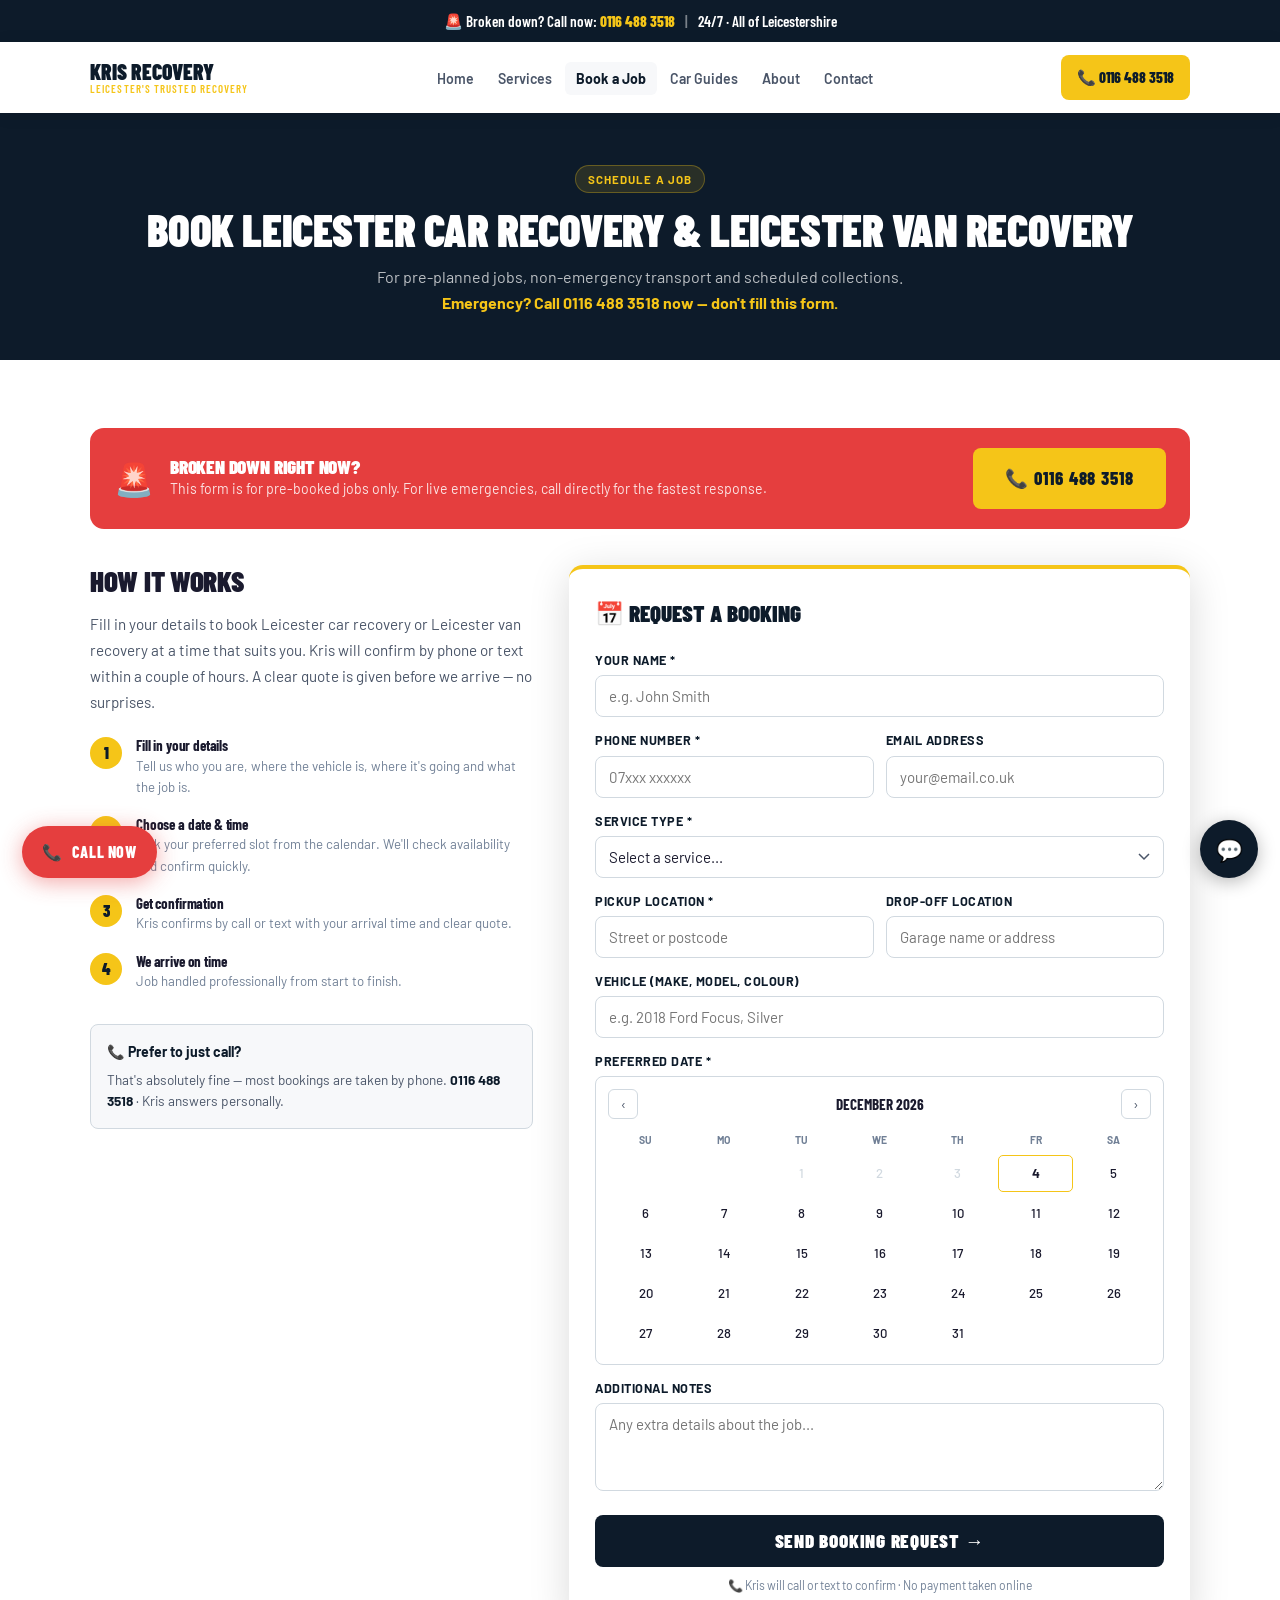
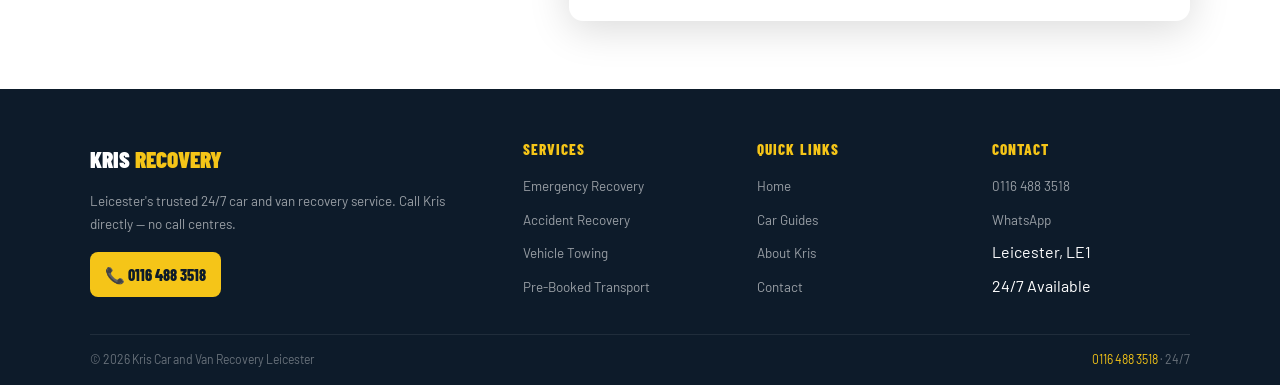
<file: booking.html>
<!DOCTYPE html>
<html lang="en">
<head>
<meta charset="UTF-8">
<meta name="viewport" content="width=device-width, initial-scale=1.0">
<meta name="theme-color" content="#0d1b2a">
<link rel="icon" type="image/svg+xml" href="favicon.svg">
<link rel="icon" type="image/svg+xml" sizes="32x32" href="favicon-32.svg">
<link rel="apple-touch-icon" href="favicon.svg">
<meta name="msapplication-TileColor" content="#0d1b2a">
<title>Book Leicester Car Recovery &amp; Van Recovery | Pre-Book Online | 0116 488 3518</title>
<meta name="description" content="Pre-book Leicester car recovery or van recovery online. Choose your date, time and service. Kris confirms within hours. Emergency breakdowns: call 0116 488 3518 now.">
<meta name="robots" content="index, follow">
<link rel="canonical" href="https://www.leicester-car-recovery.co.uk/booking.html">
<link rel="preconnect" href="https://fonts.googleapis.com">
<link rel="preconnect" href="https://fonts.gstatic.com" crossorigin>
<link href="https://fonts.googleapis.com/css2?family=Barlow+Condensed:wght@400;600;700;800;900&family=Barlow:wght@400;500;600;700&display=swap" rel="stylesheet">
<link rel="stylesheet" href="style.css">
<script type="application/ld+json">
{"@context":"https://schema.org","@type":"BreadcrumbList","itemListElement":[{"@type":"ListItem","position":1,"name":"Home","item":"https://www.leicester-car-recovery.co.uk/"},{"@type":"ListItem","position":2,"name":"Book a Recovery","item":"https://www.leicester-car-recovery.co.uk/booking.html"}]}
</script>
<meta property="og:url" content="https://www.leicester-car-recovery.co.uk/booking.html">
<meta property="og:locale" content="en_GB">
<meta name="twitter:card" content="summary_large_image">
<meta name="twitter:title" content="Book Car Recovery Leicester | Pre-Book Vehicle Recovery &amp; Towing Online">
<meta name="twitter:description" content="Pre-book a car or van recovery in Leicester. Choose your date, time and service. Kris confirms within hours. Emergencies: call 0116 488 3518 now.">
<meta name="geo.region" content="GB-LEC">
<meta name="geo.placename" content="Leicester">
<meta name="geo.position" content="52.6369;-1.1398">
<meta name="ICBM" content="52.6369, -1.1398">
</head>
<body>
<div class="topbar">🚨 Broken down? Call now: <a href="tel:01164883518">0116 488 3518</a><span class="sep">|</span>24/7 · All of Leicestershire</div>
<nav class="site-nav">
  <div class="nav-inner">
    <a href="index.html" class="nav-logo">Kris Recovery<span>Leicester's Trusted Recovery</span></a>
    <ul class="nav-links">
      <li><a href="index.html">Home</a></li>
      <li><a href="services.html">Services</a></li>
      <li><a href="booking.html" class="active">Book a Job</a></li>
      <li><a href="guides.html">Car Guides</a></li>
      <li><a href="about.html">About</a></li>
      <li><a href="contact.html">Contact</a></li>
    </ul>
    <a href="tel:01164883518" class="nav-phone">📞 0116 488 3518</a>
    <button class="hamburger" onclick="toggleMenu()"><span></span><span></span><span></span></button>
  </div>
</nav>
<nav class="mobile-nav" id="mobileNav">
  <div class="mobile-nav-top"><div class="mobile-nav-logo">Kris <span>Recovery</span></div><button class="mobile-nav-close" onclick="toggleMenu()">✕</button></div>
  <a href="index.html" onclick="toggleMenu()">Home</a><a href="services.html" onclick="toggleMenu()">Services</a><a href="booking.html" onclick="toggleMenu()">Book a Job</a><a href="guides.html" onclick="toggleMenu()">Car Guides</a><a href="about.html" onclick="toggleMenu()">About Us</a><a href="contact.html" onclick="toggleMenu()">Contact</a>
  <a href="tel:01164883518" class="mobile-call">🚨 Call: 0116 488 3518</a>
</nav>

<div class="page-hero">
  <div class="section-label" style="color:var(--yellow);background:rgba(245,197,24,0.12);border-color:rgba(245,197,24,0.3)">Schedule a Job</div>
  <h1>Book Leicester Car Recovery &amp; Leicester Van Recovery</h1>
  <p>For pre-planned jobs, non-emergency transport and scheduled collections.<br><strong style="color:var(--yellow)">Emergency? Call 0116 488 3518 now — don't fill this form.</strong></p>
</div>

<section>
  <div class="container">
    <!-- Emergency callout -->
    <div style="background:var(--red);border-radius:var(--r2);padding:20px 24px;margin-bottom:36px;display:flex;align-items:center;gap:16px;flex-wrap:wrap">
      <span style="font-size:2rem">🚨</span>
      <div style="flex:1"><h3 style="font-family:'Barlow Condensed',sans-serif;font-size:1.2rem;font-weight:900;text-transform:uppercase;color:var(--white)">Broken Down Right Now?</h3><p style="color:rgba(255,255,255,0.85);font-size:0.88rem">This form is for pre-booked jobs only. For live emergencies, call directly for the fastest response.</p></div>
      <a href="tel:01164883518" class="btn btn-primary btn-lg">📞 0116 488 3518</a>
    </div>

    <div style="display:grid;grid-template-columns:1fr minmax(0,1.4fr);gap:36px;align-items:start;min-width:0">

      <!-- Left info -->
      <div>
        <h2 style="font-family:'Barlow Condensed',sans-serif;font-size:1.8rem;font-weight:900;text-transform:uppercase;margin-bottom:14px">How It Works</h2>
        <p style="color:var(--text2);margin-bottom:22px;line-height:1.72;font-size:0.95rem">Fill in your details to book Leicester car recovery or Leicester van recovery at a time that suits you. Kris will confirm by phone or text within a couple of hours. A clear quote is given before we arrive — no surprises.</p>

        <div style="display:flex;flex-direction:column;gap:18px;margin-bottom:32px">
          <div style="display:flex;align-items:flex-start;gap:14px">
            <div style="width:32px;height:32px;background:var(--yellow);color:var(--navy);border-radius:50%;display:flex;align-items:center;justify-content:center;font-family:'Barlow Condensed',sans-serif;font-weight:900;font-size:1rem;flex-shrink:0">1</div>
            <div><h4 style="font-size:0.93rem;font-weight:700;margin-bottom:2px">Fill in your details</h4><p style="font-size:0.83rem;color:var(--text3)">Tell us who you are, where the vehicle is, where it's going and what the job is.</p></div>
          </div>
          <div style="display:flex;align-items:flex-start;gap:14px">
            <div style="width:32px;height:32px;background:var(--yellow);color:var(--navy);border-radius:50%;display:flex;align-items:center;justify-content:center;font-family:'Barlow Condensed',sans-serif;font-weight:900;font-size:1rem;flex-shrink:0">2</div>
            <div><h4 style="font-size:0.93rem;font-weight:700;margin-bottom:2px">Choose a date &amp; time</h4><p style="font-size:0.83rem;color:var(--text3)">Pick your preferred slot from the calendar. We'll check availability and confirm quickly.</p></div>
          </div>
          <div style="display:flex;align-items:flex-start;gap:14px">
            <div style="width:32px;height:32px;background:var(--yellow);color:var(--navy);border-radius:50%;display:flex;align-items:center;justify-content:center;font-family:'Barlow Condensed',sans-serif;font-weight:900;font-size:1rem;flex-shrink:0">3</div>
            <div><h4 style="font-size:0.93rem;font-weight:700;margin-bottom:2px">Get confirmation</h4><p style="font-size:0.83rem;color:var(--text3)">Kris confirms by call or text with your arrival time and clear quote.</p></div>
          </div>
          <div style="display:flex;align-items:flex-start;gap:14px">
            <div style="width:32px;height:32px;background:var(--yellow);color:var(--navy);border-radius:50%;display:flex;align-items:center;justify-content:center;font-family:'Barlow Condensed',sans-serif;font-weight:900;font-size:1rem;flex-shrink:0">4</div>
            <div><h4 style="font-size:0.93rem;font-weight:700;margin-bottom:2px">We arrive on time</h4><p style="font-size:0.83rem;color:var(--text3)">Job handled professionally from start to finish.</p></div>
          </div>
        </div>

        <div style="background:var(--off);border:1px solid var(--border);border-radius:var(--r);padding:16px">
          <p style="font-size:0.88rem;font-weight:700;color:var(--navy);margin-bottom:5px">📞 Prefer to just call?</p>
          <p style="font-size:0.85rem;color:var(--text2)">That's absolutely fine — most bookings are taken by phone. <a href="tel:01164883518" style="color:var(--navy);font-weight:700">0116 488 3518</a> · Kris answers personally.</p>
        </div>
      </div>

      <!-- Right form -->
      <div class="form-card">
        <div class="form-card-title">📅 Request a Booking</div>

        <div class="form-group"><label>Your Name *</label><input type="text" id="bName" placeholder="e.g. John Smith" required autocomplete="name"></div>
        <div class="form-row">
          <div class="form-group"><label>Phone Number *</label><input type="tel" id="bPhone" placeholder="07xxx xxxxxx" required autocomplete="tel"></div>
          <div class="form-group"><label>Email Address</label><input type="email" id="bEmail" placeholder="your@email.co.uk" autocomplete="email"></div>
        </div>
        <div class="form-group">
          <label>Service Type *</label>
          <select id="bService">
            <option value="">Select a service...</option>
            <option>Emergency Breakdown Recovery</option>
            <option>Accident Recovery</option>
            <option>Pre-Booked Vehicle Transport</option>
            <option>Towing to Garage</option>
            <option>Van / Commercial Recovery</option>
            <option>Roadside Assistance (flat tyre / battery)</option>
            <option>Auction / Dealership Collection</option>
            <option>Other — I'll explain in notes</option>
          </select>
        </div>
        <div class="form-row">
          <div class="form-group"><label>Pickup Location *</label><input type="text" id="bFrom" placeholder="Street or postcode"></div>
          <div class="form-group"><label>Drop-off Location</label><input type="text" id="bTo" placeholder="Garage name or address"></div>
        </div>
        <div class="form-group"><label>Vehicle (make, model, colour)</label><input type="text" id="bVehicle" placeholder="e.g. 2018 Ford Focus, Silver"></div>

        <!-- Calendar -->
        <div class="form-group">
          <label>Preferred Date *</label>
          <div id="calContainer"></div>
          <input type="hidden" id="bDate">
        </div>

        <!-- Time slots -->
        <div class="form-group" id="timeSlotSection" style="display:none">
          <label>Preferred Time Slot</label>
          <div class="time-slots">
            <div class="tslot" onclick="selectTime(this,'08:00–10:00')">8–10am</div>
            <div class="tslot" onclick="selectTime(this,'10:00–12:00')">10am–12</div>
            <div class="tslot" onclick="selectTime(this,'12:00–14:00')">12–2pm</div>
            <div class="tslot" onclick="selectTime(this,'14:00–16:00')">2–4pm</div>
            <div class="tslot" onclick="selectTime(this,'16:00–18:00')">4–6pm</div>
            <div class="tslot" onclick="selectTime(this,'18:00–20:00')">6–8pm</div>
          </div>
        </div>

        <div class="form-group"><label>Additional Notes</label><textarea id="bNotes" placeholder="Any extra details about the job..."></textarea></div>
        <button class="form-submit" onclick="submitBooking()">Send Booking Request →</button>
        <p class="form-note">📞 Kris will call or text to confirm · No payment taken online</p>
      </div>
    </div>
  </div>
</section>

<footer class="site-footer">
  <div class="container">
    <div class="footer-grid">
      <div class="footer-brand"><div class="footer-logo-txt">Kris <span>Recovery</span></div><p>Leicester's trusted 24/7 car and van recovery service. Call Kris directly — no call centres.</p><a href="tel:01164883518" class="footer-phone-link">📞 0116 488 3518</a></div>
      <div class="footer-col"><h4>Services</h4><ul><li><a href="services.html">Emergency Recovery</a></li><li><a href="services.html">Accident Recovery</a></li><li><a href="services.html">Vehicle Towing</a></li><li><a href="booking.html">Pre-Booked Transport</a></li></ul></div>
      <div class="footer-col"><h4>Quick Links</h4><ul><li><a href="index.html">Home</a></li><li><a href="guides.html">Car Guides</a></li><li><a href="about.html">About Kris</a></li><li><a href="contact.html">Contact</a></li></ul></div>
      <div class="footer-col"><h4>Contact</h4><ul><li><a href="tel:01164883518">0116 488 3518</a></li><li><a href="https://wa.me/441164883518">WhatsApp</a></li><li>Leicester, LE1</li><li>24/7 Available</li></ul></div>
    </div>
    <div class="footer-bottom"><div>© 2026 Kris Car and Van Recovery Leicester</div><div><a href="tel:01164883518">0116 488 3518</a> · 24/7</div></div>
  </div>
</footer>

<a href="tel:01164883518" class="float-call" aria-label="Call Kris Recovery">📞 <span class="fl-label">Call Now</span></a>
<button class="chat-fab" onclick="toggleChat()">💬<span class="chat-fab-badge" id="chatBadge"></span></button>
<div class="chat-window" id="chatWindow">
  <div class="chat-head"><div class="chat-av">K</div><div class="chat-head-info"><div class="chat-hn">Kris — Recovery Leicester</div><div class="chat-hs">Usually replies within minutes</div></div><button class="chat-close" onclick="toggleChat()">✕</button></div>
  <div class="chat-msgs" id="chatMsgs"><div class="cmsg bot">Hi! Need help with a booking? Or for emergencies call <strong>0116 488 3518</strong> 🚨</div></div>
  <a href="https://wa.me/441164883518" target="_blank" rel="noopener noreferrer" class="chat-wa">💬 Continue on WhatsApp</a>
  <div class="chat-inp-wrap"><input type="text" class="chat-inp" id="chatInput" placeholder="Type a message..."><button class="chat-send" onclick="sendChat()">→</button></div>
</div>
<div class="modal-overlay" id="bookingModal"><div class="modal-box"><div class="modal-ico">✅</div><h3>Booking Request Sent!</h3><p>Kris will call or text you shortly to confirm your slot and price. For urgent recovery, call <strong>0116 488 3518</strong> directly.</p><button class="modal-close" onclick="closeModal('bookingModal')">Close</button></div></div>

<script src="main.js"></script>
<script>document.addEventListener('DOMContentLoaded', function(){ initCalendar('calContainer'); });</script>
</body>
</html>
</file>
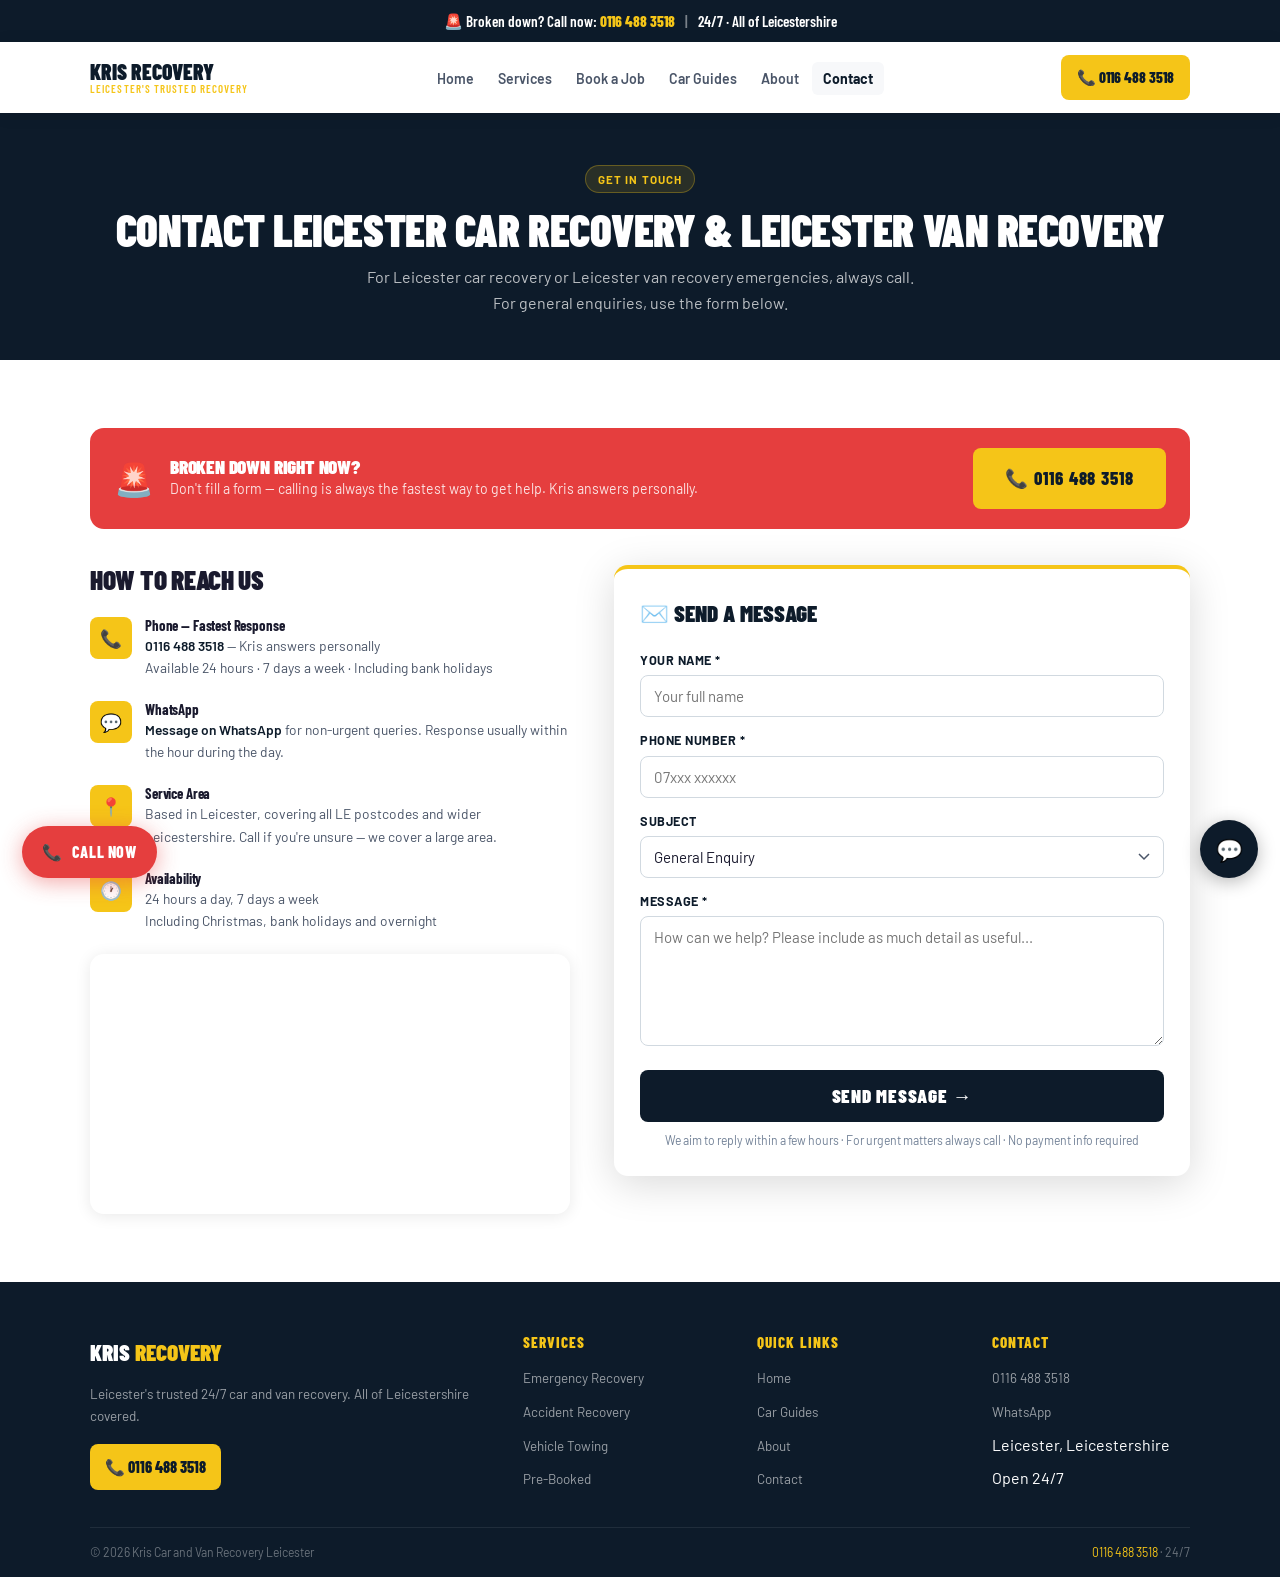
<file: contact.html>
<!DOCTYPE html>
<html lang="en">
<head>
<meta charset="UTF-8">
<meta name="viewport" content="width=device-width, initial-scale=1.0">
<meta name="theme-color" content="#0d1b2a">
<link rel="icon" type="image/svg+xml" href="favicon.svg">
<link rel="icon" type="image/svg+xml" sizes="32x32" href="favicon-32.svg">
<link rel="apple-touch-icon" href="favicon.svg">
<meta name="msapplication-TileColor" content="#0d1b2a">
<title>Contact Leicester Car Recovery | Van Recovery Leicester | 0116 488 3518 | 24/7</title>
<meta name="description" content="Contact Kris for Leicester car recovery and van recovery. Call 0116 488 3518 for 24/7 emergency breakdown recovery or use our contact form. Serving all of Leicestershire.">
<meta name="robots" content="index, follow">
<link rel="canonical" href="https://www.leicester-car-recovery.co.uk/contact.html">
<link rel="preconnect" href="https://fonts.googleapis.com">
<link rel="preconnect" href="https://fonts.gstatic.com" crossorigin>
<link href="https://fonts.googleapis.com/css2?family=Barlow+Condensed:wght@400;600;700;800;900&family=Barlow:wght@400;500;600;700&display=swap" rel="stylesheet">
<link rel="stylesheet" href="style.css">
<script type="application/ld+json">
{"@context":"https://schema.org","@type":"BreadcrumbList","itemListElement":[{"@type":"ListItem","position":1,"name":"Home","item":"https://www.leicester-car-recovery.co.uk/"},{"@type":"ListItem","position":2,"name":"Contact","item":"https://www.leicester-car-recovery.co.uk/contact.html"}]}
</script>
<meta property="og:url" content="https://www.leicester-car-recovery.co.uk/contact.html">
<meta property="og:locale" content="en_GB">
<meta name="twitter:card" content="summary_large_image">
<meta name="twitter:title" content="Contact Leicester Car Recovery | Call 0116 488 3518 | 24/7 Available">
<meta name="twitter:description" content="Contact Kris Car and Van Recovery Leicester. Call 0116 488 3518 for emergency breakdown recovery or use our contact form. 24/7 across Leicestershire.">
<meta name="geo.region" content="GB-LEC">
<meta name="geo.placename" content="Leicester">
<meta name="geo.position" content="52.6369;-1.1398">
<meta name="ICBM" content="52.6369, -1.1398">
</head>
<body>
<div class="topbar">🚨 Broken down? Call now: <a href="tel:01164883518">0116 488 3518</a><span class="sep">|</span>24/7 · All of Leicestershire</div>
<nav class="site-nav">
  <div class="nav-inner">
    <a href="index.html" class="nav-logo">Kris Recovery<span>Leicester's Trusted Recovery</span></a>
    <ul class="nav-links">
      <li><a href="index.html">Home</a></li>
      <li><a href="services.html">Services</a></li>
      <li><a href="booking.html">Book a Job</a></li>
      <li><a href="guides.html">Car Guides</a></li>
      <li><a href="about.html">About</a></li>
      <li><a href="contact.html" class="active">Contact</a></li>
    </ul>
    <a href="tel:01164883518" class="nav-phone">📞 0116 488 3518</a>
    <button class="hamburger" onclick="toggleMenu()"><span></span><span></span><span></span></button>
  </div>
</nav>
<nav class="mobile-nav" id="mobileNav">
  <div class="mobile-nav-top"><div class="mobile-nav-logo">Kris <span>Recovery</span></div><button class="mobile-nav-close" onclick="toggleMenu()">✕</button></div>
  <a href="index.html" onclick="toggleMenu()">Home</a><a href="services.html" onclick="toggleMenu()">Services</a><a href="booking.html" onclick="toggleMenu()">Book a Job</a><a href="guides.html" onclick="toggleMenu()">Car Guides</a><a href="about.html" onclick="toggleMenu()">About Us</a><a href="contact.html" onclick="toggleMenu()">Contact</a>
  <a href="tel:01164883518" class="mobile-call">🚨 Call: 0116 488 3518</a>
</nav>

<div class="page-hero">
  <div class="section-label" style="color:var(--yellow);background:rgba(245,197,24,0.12);border-color:rgba(245,197,24,0.3)">Get In Touch</div>
  <h1>Contact Leicester Car Recovery &amp; Leicester Van Recovery</h1>
  <p>For Leicester car recovery or Leicester van recovery emergencies, always call. For general enquiries, use the form below.</p>
</div>

<section>
  <div class="container">

    <!-- Emergency Banner -->
    <div style="background:var(--red);border-radius:var(--r2);padding:20px 24px;margin-bottom:36px;display:flex;align-items:center;gap:16px;flex-wrap:wrap">
      <span style="font-size:2rem">🚨</span>
      <div style="flex:1">
        <h3 style="font-family:'Barlow Condensed',sans-serif;font-size:1.2rem;font-weight:900;text-transform:uppercase;color:var(--white)">Broken Down Right Now?</h3>
        <p style="color:rgba(255,255,255,0.85);font-size:0.88rem">Don't fill a form — calling is always the fastest way to get help. Kris answers personally.</p>
      </div>
      <a href="tel:01164883518" class="btn btn-primary btn-lg">📞 0116 488 3518</a>
    </div>

    <div style="display:grid;grid-template-columns:1fr 1.2fr;gap:44px;align-items:start">

      <!-- Contact info -->
      <div>
        <h2 style="font-family:'Barlow Condensed',sans-serif;font-size:1.7rem;font-weight:900;text-transform:uppercase;margin-bottom:22px">How to Reach Us</h2>

        <div class="contact-item">
          <div class="contact-icon">📞</div>
          <div>
            <h4>Phone — Fastest Response</h4>
            <p><a href="tel:01164883518">0116 488 3518</a> — Kris answers personally<br>Available 24 hours · 7 days a week · Including bank holidays</p>
          </div>
        </div>

        <div class="contact-item">
          <div class="contact-icon">💬</div>
          <div>
            <h4>WhatsApp</h4>
            <p><a href="https://wa.me/441164883518" target="_blank" rel="noopener noreferrer" rel="noopener noreferrer">Message on WhatsApp</a> for non-urgent queries. Response usually within the hour during the day.</p>
          </div>
        </div>

        <div class="contact-item">
          <div class="contact-icon">📍</div>
          <div>
            <h4>Service Area</h4>
            <p>Based in Leicester, covering all LE postcodes and wider Leicestershire. Call if you're unsure — we cover a large area.</p>
          </div>
        </div>

        <div class="contact-item">
          <div class="contact-icon">🕐</div>
          <div>
            <h4>Availability</h4>
            <p>24 hours a day, 7 days a week<br>Including Christmas, bank holidays and overnight</p>
          </div>
        </div>

        <!-- Map -->
        <div style="border-radius:var(--r2);overflow:hidden;margin-top:8px;box-shadow:var(--shadow)">
          <iframe
            src="https://www.google.com/maps/embed?pb=!1m18!1m12!1m3!1d96000!2d-1.2!3d52.63!2m3!1f0!2f0!3f0!3m2!1i1024!2i768!4f13.1!3m3!1m2!1s0x4877614a3e5ad00f%3A0x4b3428ad8e9a97c9!2sLeicester!5e0!3m2!1sen!2suk!4v1234567890"
            width="100%" height="260" style="border:0;display:block" allowfullscreen="" loading="lazy"
            referrerpolicy="no-referrer-when-downgrade"
            title="Kris Recovery Leicester service area map">
          </iframe>
        </div>
      </div>

      <!-- Contact form -->
      <div class="form-card">
        <div class="form-card-title">✉️ Send a Message</div>
        <div class="form-group"><label>Your Name *</label><input type="text" id="cName" placeholder="Your full name" required autocomplete="name"></div>
        <div class="form-group"><label>Phone Number *</label><input type="tel" id="cPhone" placeholder="07xxx xxxxxx" required autocomplete="tel"></div>
        <div class="form-group">
          <label>Subject</label>
          <select id="cSubject">
            <option>General Enquiry</option>
            <option>Quote Request</option>
            <option>Booking Question</option>
            <option>Feedback</option>
            <option>Other</option>
          </select>
        </div>
        <div class="form-group"><label>Message *</label><textarea id="cMsg" placeholder="How can we help? Please include as much detail as useful..." style="min-height:130px" required></textarea></div>
        <button class="form-submit" onclick="submitContact()">Send Message →</button>
        <p class="form-note">We aim to reply within a few hours · For urgent matters always call · No payment info required</p>
      </div>
    </div>
  </div>
</section>

<div class="modal-overlay" id="contactModal">
  <div class="modal-box">
    <div class="modal-ico">📨</div>
    <h3>Message Sent!</h3>
    <p>Thanks for getting in touch. Kris will get back to you shortly. For urgent recovery, always call <strong>0116 488 3518</strong>.</p>
    <button class="modal-close" onclick="closeModal('contactModal')">Close</button>
  </div>
</div>

<footer class="site-footer">
  <div class="container">
    <div class="footer-grid">
      <div class="footer-brand"><div class="footer-logo-txt">Kris <span>Recovery</span></div><p>Leicester's trusted 24/7 car and van recovery. All of Leicestershire covered.</p><a href="tel:01164883518" class="footer-phone-link">📞 0116 488 3518</a></div>
      <div class="footer-col"><h4>Services</h4><ul><li><a href="services.html">Emergency Recovery</a></li><li><a href="services.html">Accident Recovery</a></li><li><a href="services.html">Vehicle Towing</a></li><li><a href="booking.html">Pre-Booked</a></li></ul></div>
      <div class="footer-col"><h4>Quick Links</h4><ul><li><a href="index.html">Home</a></li><li><a href="guides.html">Car Guides</a></li><li><a href="about.html">About</a></li><li><a href="contact.html">Contact</a></li></ul></div>
      <div class="footer-col"><h4>Contact</h4><ul><li><a href="tel:01164883518">0116 488 3518</a></li><li><a href="https://wa.me/441164883518">WhatsApp</a></li><li>Leicester, Leicestershire</li><li>Open 24/7</li></ul></div>
    </div>
    <div class="footer-bottom"><div>© 2026 Kris Car and Van Recovery Leicester</div><div><a href="tel:01164883518">0116 488 3518</a> · 24/7</div></div>
  </div>
</footer>

<a href="tel:01164883518" class="float-call">📞 <span class="fl-label">Call Now</span></a>
<button class="chat-fab" onclick="toggleChat()">💬<span class="chat-fab-badge" id="chatBadge"></span></button>
<div class="chat-window" id="chatWindow">
  <div class="chat-head"><div class="chat-av">K</div><div class="chat-head-info"><div class="chat-hn">Kris — Recovery Leicester</div><div class="chat-hs">Usually replies within minutes</div></div><button class="chat-close" onclick="toggleChat()">✕</button></div>
  <div class="chat-msgs" id="chatMsgs"><div class="cmsg bot">Hi! Need help? For emergencies call <strong>0116 488 3518</strong> directly — it's the fastest way 🚨</div></div>
  <a href="https://wa.me/441164883518" target="_blank" rel="noopener noreferrer" class="chat-wa">💬 Continue on WhatsApp</a>
  <div class="chat-inp-wrap"><input type="text" class="chat-inp" id="chatInput" placeholder="Type a message..."><button class="chat-send" onclick="sendChat()">→</button></div>
</div>
<script src="main.js"></script>
</body>
</html>
</file>
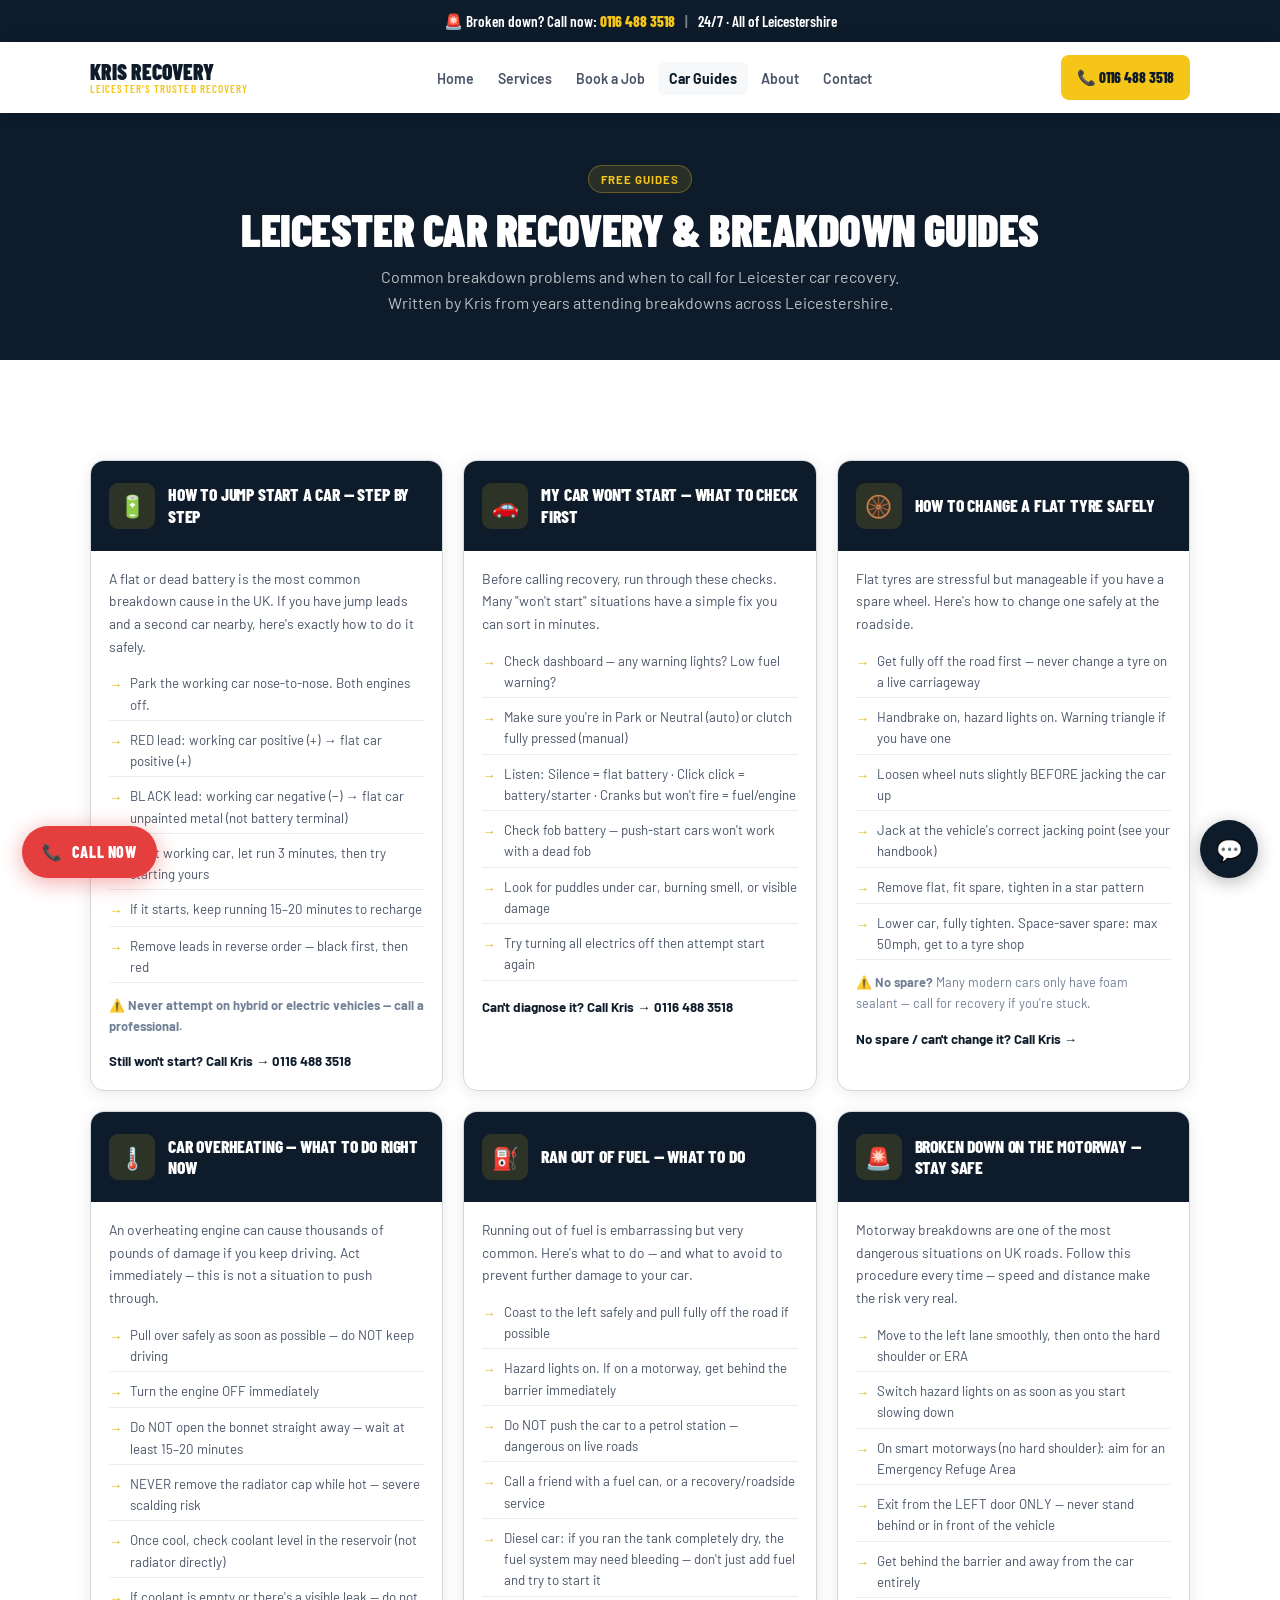
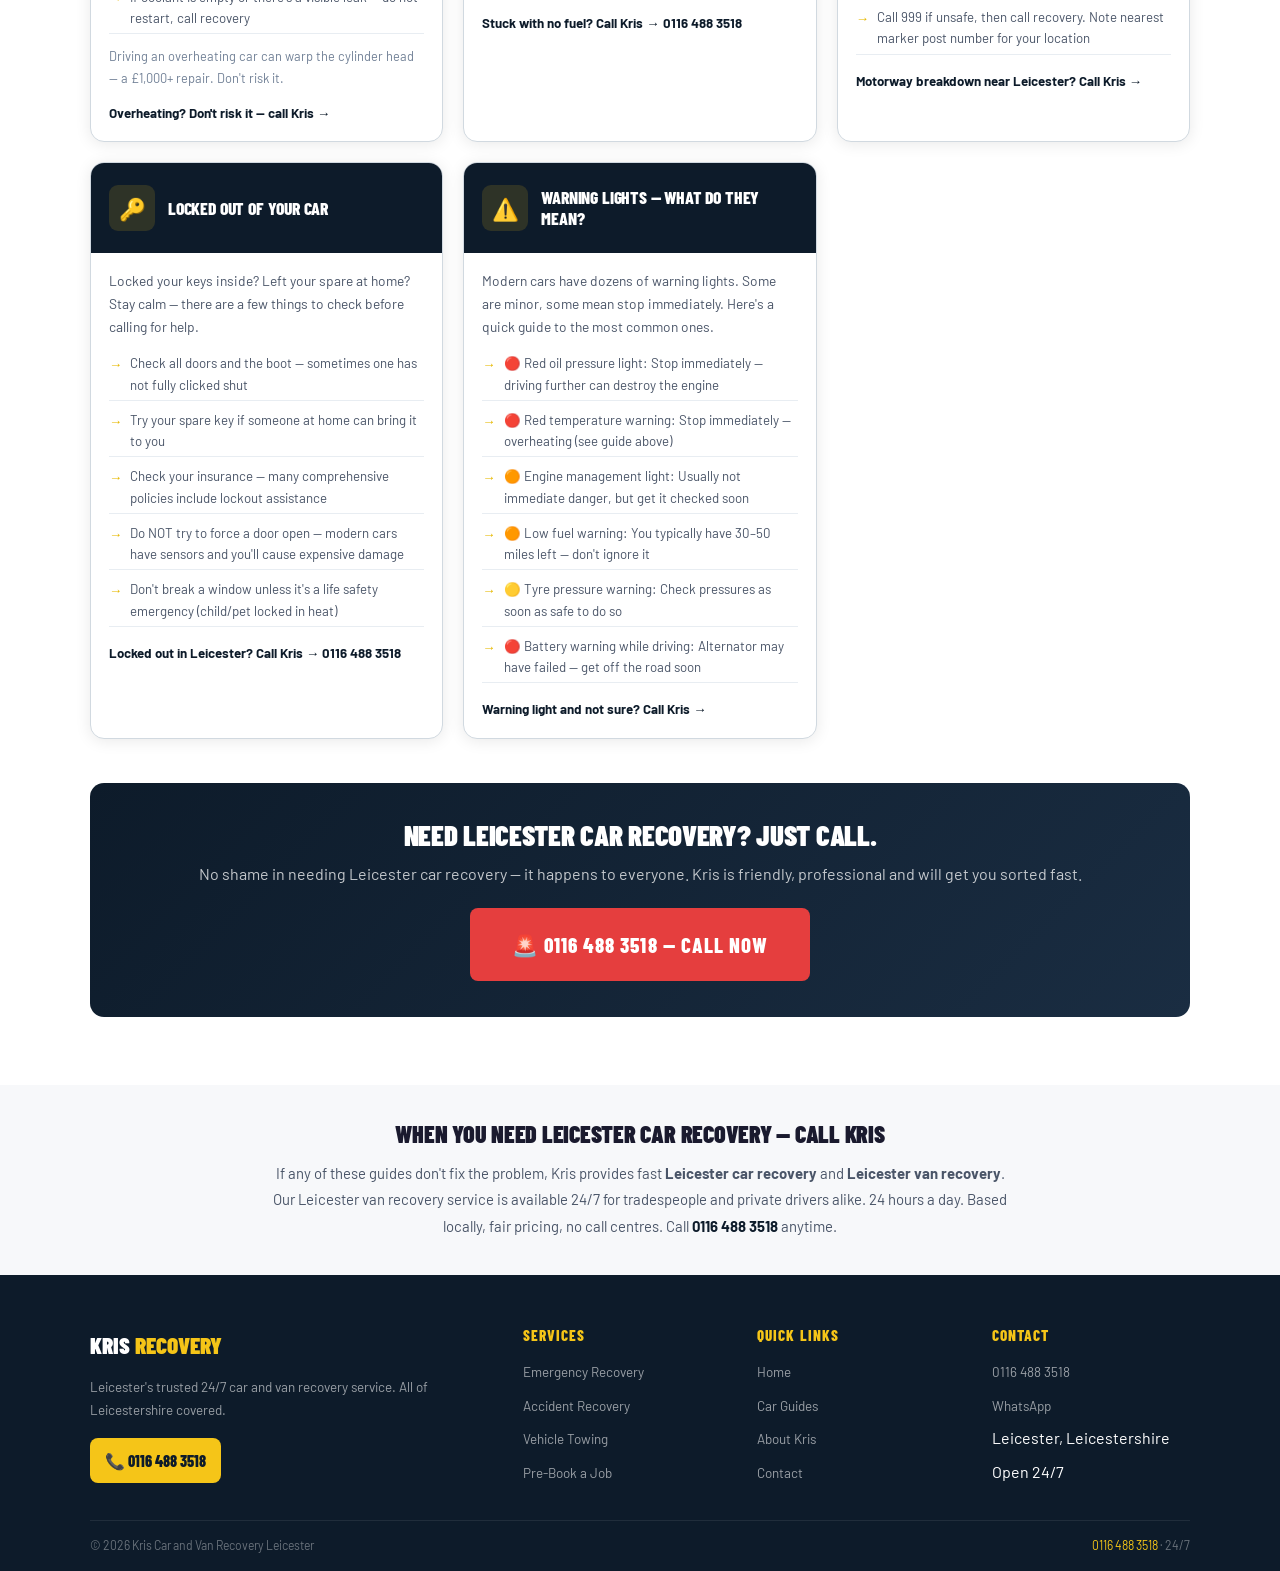
<file: guides.html>
<!DOCTYPE html>
<html lang="en">
<head>
<meta charset="UTF-8">
<meta name="viewport" content="width=device-width, initial-scale=1.0">
<meta name="theme-color" content="#0d1b2a">
<link rel="icon" type="image/svg+xml" href="favicon.svg">
<link rel="icon" type="image/svg+xml" sizes="32x32" href="favicon-32.svg">
<link rel="apple-touch-icon" href="favicon.svg">
<meta name="msapplication-TileColor" content="#0d1b2a">
<title>Leicester Car Recovery Help &amp; Guides | Jump Start, Flat Tyre, Overheating | Kris Recovery</title>
<meta name="description" content="Free car breakdown guides from your local Leicester car recovery expert. How to jump start, change a flat tyre, what to do if overheating or broken down on the motorway near Leicester.">
<meta name="keywords" content="how to jump start a car, car won't start what to do, flat tyre change Leicester, car overheating what to do, ran out of fuel, breakdown on motorway Leicester, dead battery car Leicester, car troubleshooting guide">
<meta name="robots" content="index, follow">
<link rel="canonical" href="https://www.leicester-car-recovery.co.uk/guides.html">
<script type="application/ld+json">
{"@context":"https://schema.org","@type":"HowTo","name":"How to Jump Start a Car","description":"Step-by-step guide to safely jump starting a car with a flat battery","step":[{"@type":"HowToStep","name":"Position cars","text":"Park the working car nose-to-nose. Both engines off."},{"@type":"HowToStep","name":"Connect red lead","text":"Red lead: working car positive (+) to flat car positive (+)"},{"@type":"HowToStep","name":"Connect black lead","text":"Black lead: working car negative (−) to unpainted metal on flat car"},{"@type":"HowToStep","name":"Start working car","text":"Start working car, let it run 3 minutes"},{"@type":"HowToStep","name":"Start flat car","text":"Try starting the flat battery car. Keep running 15–20 minutes if successful."},{"@type":"HowToStep","name":"Remove leads","text":"Remove leads in reverse: black first, then red"}]}
</script>
<link rel="preconnect" href="https://fonts.googleapis.com">
<link rel="preconnect" href="https://fonts.gstatic.com" crossorigin>
<link href="https://fonts.googleapis.com/css2?family=Barlow+Condensed:wght@400;600;700;800;900&family=Barlow:wght@400;500;600;700&display=swap" rel="stylesheet">
<link rel="stylesheet" href="style.css">
<script type="application/ld+json">
{"@context":"https://schema.org","@type":"BreadcrumbList","itemListElement":[{"@type":"ListItem","position":1,"name":"Home","item":"https://www.leicester-car-recovery.co.uk/"},{"@type":"ListItem","position":2,"name":"Car Guides","item":"https://www.leicester-car-recovery.co.uk/guides.html"}]}
</script>
<meta property="og:url" content="https://www.leicester-car-recovery.co.uk/guides.html">
<meta property="og:locale" content="en_GB">
<meta name="twitter:card" content="summary_large_image">
<meta name="twitter:title" content="Car Breakdown Help Leicester | Jump Start, Flat Tyre &amp; Emergency Guides">
<meta name="twitter:description" content="Free car troubleshooting guides from Leicester's recovery expert. How to jump start a car, change a flat tyre, overheating, motorway breakdown and more.">
<meta name="geo.region" content="GB-LEC">
<meta name="geo.placename" content="Leicester">
<meta name="geo.position" content="52.6369;-1.1398">
<meta name="ICBM" content="52.6369, -1.1398">
</head>
<body>
<div class="topbar">🚨 Broken down? Call now: <a href="tel:01164883518">0116 488 3518</a><span class="sep">|</span>24/7 · All of Leicestershire</div>
<nav class="site-nav">
  <div class="nav-inner">
    <a href="index.html" class="nav-logo">Kris Recovery<span>Leicester's Trusted Recovery</span></a>
    <ul class="nav-links">
      <li><a href="index.html">Home</a></li>
      <li><a href="services.html">Services</a></li>
      <li><a href="booking.html">Book a Job</a></li>
      <li><a href="guides.html" class="active">Car Guides</a></li>
      <li><a href="about.html">About</a></li>
      <li><a href="contact.html">Contact</a></li>
    </ul>
    <a href="tel:01164883518" class="nav-phone">📞 0116 488 3518</a>
    <button class="hamburger" onclick="toggleMenu()"><span></span><span></span><span></span></button>
  </div>
</nav>
<nav class="mobile-nav" id="mobileNav">
  <div class="mobile-nav-top"><div class="mobile-nav-logo">Kris <span>Recovery</span></div><button class="mobile-nav-close" onclick="toggleMenu()">✕</button></div>
  <a href="index.html" onclick="toggleMenu()">Home</a><a href="services.html" onclick="toggleMenu()">Services</a><a href="booking.html" onclick="toggleMenu()">Book a Job</a><a href="guides.html" onclick="toggleMenu()">Car Guides</a><a href="about.html" onclick="toggleMenu()">About Us</a><a href="contact.html" onclick="toggleMenu()">Contact</a>
  <a href="tel:01164883518" class="mobile-call">🚨 Call: 0116 488 3518</a>
</nav>

<div class="page-hero">
  <div class="section-label" style="color:var(--yellow);background:rgba(245,197,24,0.12);border-color:rgba(245,197,24,0.3)">Free Guides</div>
  <h1>Leicester Car Recovery &amp; Breakdown Guides</h1>
  <p>Common breakdown problems and when to call for Leicester car recovery. Written by Kris from years attending breakdowns across Leicestershire.</p>
</div>

<section>
  <div class="container">
    <div class="guide-grid">

      <div class="guide-card">
        <div class="guide-card-top"><div class="guide-icon">🔋</div><h3>How to Jump Start a Car — Step by Step</h3></div>
        <div class="guide-body">
          <p>A flat or dead battery is the most common breakdown cause in the UK. If you have jump leads and a second car nearby, here's exactly how to do it safely.</p>
          <ul class="guide-steps">
            <li>Park the working car nose-to-nose. Both engines off.</li>
            <li>RED lead: working car positive (+) → flat car positive (+)</li>
            <li>BLACK lead: working car negative (−) → flat car unpainted metal (not battery terminal)</li>
            <li>Start working car, let run 3 minutes, then try starting yours</li>
            <li>If it starts, keep running 15–20 minutes to recharge</li>
            <li>Remove leads in reverse order — black first, then red</li>
          </ul>
          <p style="font-size:0.8rem;color:var(--text3);margin-bottom:10px"><strong>⚠️ Never attempt on hybrid or electric vehicles — call a professional.</strong></p>
          <a href="tel:01164883518" class="guide-cta">Still won't start? Call Kris → 0116 488 3518</a>
        </div>
      </div>

      <div class="guide-card">
        <div class="guide-card-top"><div class="guide-icon">🚗</div><h3>My Car Won't Start — What to Check First</h3></div>
        <div class="guide-body">
          <p>Before calling recovery, run through these checks. Many "won't start" situations have a simple fix you can sort in minutes.</p>
          <ul class="guide-steps">
            <li>Check dashboard — any warning lights? Low fuel warning?</li>
            <li>Make sure you're in Park or Neutral (auto) or clutch fully pressed (manual)</li>
            <li>Listen: Silence = flat battery · Click click = battery/starter · Cranks but won't fire = fuel/engine</li>
            <li>Check fob battery — push-start cars won't work with a dead fob</li>
            <li>Look for puddles under car, burning smell, or visible damage</li>
            <li>Try turning all electrics off then attempt start again</li>
          </ul>
          <a href="tel:01164883518" class="guide-cta">Can't diagnose it? Call Kris → 0116 488 3518</a>
        </div>
      </div>

      <div class="guide-card">
        <div class="guide-card-top"><div class="guide-icon">🛞</div><h3>How to Change a Flat Tyre Safely</h3></div>
        <div class="guide-body">
          <p>Flat tyres are stressful but manageable if you have a spare wheel. Here's how to change one safely at the roadside.</p>
          <ul class="guide-steps">
            <li>Get fully off the road first — never change a tyre on a live carriageway</li>
            <li>Handbrake on, hazard lights on. Warning triangle if you have one</li>
            <li>Loosen wheel nuts slightly BEFORE jacking the car up</li>
            <li>Jack at the vehicle's correct jacking point (see your handbook)</li>
            <li>Remove flat, fit spare, tighten in a star pattern</li>
            <li>Lower car, fully tighten. Space-saver spare: max 50mph, get to a tyre shop</li>
          </ul>
          <p style="font-size:0.8rem;color:var(--text3);margin-bottom:10px"><strong>⚠️ No spare?</strong> Many modern cars only have foam sealant — call for recovery if you're stuck.</p>
          <a href="tel:01164883518" class="guide-cta">No spare / can't change it? Call Kris →</a>
        </div>
      </div>

      <div class="guide-card">
        <div class="guide-card-top"><div class="guide-icon">🌡️</div><h3>Car Overheating — What to Do Right Now</h3></div>
        <div class="guide-body">
          <p>An overheating engine can cause thousands of pounds of damage if you keep driving. Act immediately — this is not a situation to push through.</p>
          <ul class="guide-steps">
            <li>Pull over safely as soon as possible — do NOT keep driving</li>
            <li>Turn the engine OFF immediately</li>
            <li>Do NOT open the bonnet straight away — wait at least 15–20 minutes</li>
            <li>NEVER remove the radiator cap while hot — severe scalding risk</li>
            <li>Once cool, check coolant level in the reservoir (not radiator directly)</li>
            <li>If coolant is empty or there's a visible leak — do not restart, call recovery</li>
          </ul>
          <p style="font-size:0.8rem;color:var(--text3);margin-bottom:10px">Driving an overheating car can warp the cylinder head — a £1,000+ repair. Don't risk it.</p>
          <a href="tel:01164883518" class="guide-cta">Overheating? Don't risk it — call Kris →</a>
        </div>
      </div>

      <div class="guide-card">
        <div class="guide-card-top"><div class="guide-icon">⛽</div><h3>Ran Out of Fuel — What to Do</h3></div>
        <div class="guide-body">
          <p>Running out of fuel is embarrassing but very common. Here's what to do — and what to avoid to prevent further damage to your car.</p>
          <ul class="guide-steps">
            <li>Coast to the left safely and pull fully off the road if possible</li>
            <li>Hazard lights on. If on a motorway, get behind the barrier immediately</li>
            <li>Do NOT push the car to a petrol station — dangerous on live roads</li>
            <li>Call a friend with a fuel can, or a recovery/roadside service</li>
            <li>Diesel car: if you ran the tank completely dry, the fuel system may need bleeding — don't just add fuel and try to start it</li>
          </ul>
          <a href="tel:01164883518" class="guide-cta">Stuck with no fuel? Call Kris → 0116 488 3518</a>
        </div>
      </div>

      <div class="guide-card">
        <div class="guide-card-top"><div class="guide-icon">🚨</div><h3>Broken Down on the Motorway — Stay Safe</h3></div>
        <div class="guide-body">
          <p>Motorway breakdowns are one of the most dangerous situations on UK roads. Follow this procedure every time — speed and distance make the risk very real.</p>
          <ul class="guide-steps">
            <li>Move to the left lane smoothly, then onto the hard shoulder or ERA</li>
            <li>Switch hazard lights on as soon as you start slowing down</li>
            <li>On smart motorways (no hard shoulder): aim for an Emergency Refuge Area</li>
            <li>Exit from the LEFT door ONLY — never stand behind or in front of the vehicle</li>
            <li>Get behind the barrier and away from the car entirely</li>
            <li>Call 999 if unsafe, then call recovery. Note nearest marker post number for your location</li>
          </ul>
          <a href="tel:01164883518" class="guide-cta">Motorway breakdown near Leicester? Call Kris →</a>
        </div>
      </div>

      <div class="guide-card">
        <div class="guide-card-top"><div class="guide-icon">🔑</div><h3>Locked Out of Your Car</h3></div>
        <div class="guide-body">
          <p>Locked your keys inside? Left your spare at home? Stay calm — there are a few things to check before calling for help.</p>
          <ul class="guide-steps">
            <li>Check all doors and the boot — sometimes one has not fully clicked shut</li>
            <li>Try your spare key if someone at home can bring it to you</li>
            <li>Check your insurance — many comprehensive policies include lockout assistance</li>
            <li>Do NOT try to force a door open — modern cars have sensors and you'll cause expensive damage</li>
            <li>Don't break a window unless it's a life safety emergency (child/pet locked in heat)</li>
          </ul>
          <a href="tel:01164883518" class="guide-cta">Locked out in Leicester? Call Kris → 0116 488 3518</a>
        </div>
      </div>

      <div class="guide-card">
        <div class="guide-card-top"><div class="guide-icon">⚠️</div><h3>Warning Lights — What Do They Mean?</h3></div>
        <div class="guide-body">
          <p>Modern cars have dozens of warning lights. Some are minor, some mean stop immediately. Here's a quick guide to the most common ones.</p>
          <ul class="guide-steps">
            <li>🔴 Red oil pressure light: Stop immediately — driving further can destroy the engine</li>
            <li>🔴 Red temperature warning: Stop immediately — overheating (see guide above)</li>
            <li>🟠 Engine management light: Usually not immediate danger, but get it checked soon</li>
            <li>🟠 Low fuel warning: You typically have 30–50 miles left — don't ignore it</li>
            <li>🟡 Tyre pressure warning: Check pressures as soon as safe to do so</li>
            <li>🔴 Battery warning while driving: Alternator may have failed — get off the road soon</li>
          </ul>
          <a href="tel:01164883518" class="guide-cta">Warning light and not sure? Call Kris →</a>
        </div>
      </div>

    </div>

    <div class="highlight-box">
      <h3>Need Leicester Car Recovery? Just Call.</h3>
      <p>No shame in needing Leicester car recovery — it happens to everyone. Kris is friendly, professional and will get you sorted fast.</p>
      <a href="tel:01164883518" class="btn btn-emergency btn-xl">🚨 0116 488 3518 — Call Now</a>
    </div>
  </div>
</section>


<!-- SEO section for guides page -->
<section style="background:var(--off);padding:36px 0">
  <div class="container--sm">
    <h2 style="font-family:'Barlow Condensed',sans-serif;font-size:1.5rem;font-weight:900;text-transform:uppercase;margin-bottom:12px;text-align:center">When You Need Leicester Car Recovery — Call Kris</h2>
    <p style="color:var(--text2);line-height:1.78;font-size:0.93rem;text-align:center">
      If any of these guides don't fix the problem, Kris provides fast <strong>Leicester car recovery</strong> and <strong>Leicester van recovery</strong>. Our Leicester van recovery service is available 24/7 for tradespeople and private drivers alike. 24 hours a day. Based locally, fair pricing, no call centres. Call <a href="tel:01164883518" style="color:var(--navy);font-weight:700">0116 488 3518</a> anytime.
    </p>
  </div>
</section>

<footer class="site-footer">
  <div class="container">
    <div class="footer-grid">
      <div class="footer-brand"><div class="footer-logo-txt">Kris <span>Recovery</span></div><p>Leicester's trusted 24/7 car and van recovery service. All of Leicestershire covered.</p><a href="tel:01164883518" class="footer-phone-link">📞 0116 488 3518</a></div>
      <div class="footer-col"><h4>Services</h4><ul><li><a href="services.html">Emergency Recovery</a></li><li><a href="services.html">Accident Recovery</a></li><li><a href="services.html">Vehicle Towing</a></li><li><a href="booking.html">Pre-Book a Job</a></li></ul></div>
      <div class="footer-col"><h4>Quick Links</h4><ul><li><a href="index.html">Home</a></li><li><a href="guides.html">Car Guides</a></li><li><a href="about.html">About Kris</a></li><li><a href="contact.html">Contact</a></li></ul></div>
      <div class="footer-col"><h4>Contact</h4><ul><li><a href="tel:01164883518">0116 488 3518</a></li><li><a href="https://wa.me/441164883518">WhatsApp</a></li><li>Leicester, Leicestershire</li><li>Open 24/7</li></ul></div>
    </div>
    <div class="footer-bottom"><div>© 2026 Kris Car and Van Recovery Leicester</div><div><a href="tel:01164883518">0116 488 3518</a> · 24/7</div></div>
  </div>
</footer>

<a href="tel:01164883518" class="float-call">📞 <span class="fl-label">Call Now</span></a>
<button class="chat-fab" onclick="toggleChat()">💬<span class="chat-fab-badge" id="chatBadge"></span></button>
<div class="chat-window" id="chatWindow">
  <div class="chat-head"><div class="chat-av">K</div><div class="chat-head-info"><div class="chat-hn">Kris — Recovery Leicester</div><div class="chat-hs">Usually replies within minutes</div></div><button class="chat-close" onclick="toggleChat()">✕</button></div>
  <div class="chat-msgs" id="chatMsgs"><div class="cmsg bot">Got a breakdown question? I'm here to help. For live emergencies always call <strong>0116 488 3518</strong> 🚨</div></div>
  <a href="https://wa.me/441164883518" target="_blank" rel="noopener noreferrer" class="chat-wa">💬 Continue on WhatsApp</a>
  <div class="chat-inp-wrap"><input type="text" class="chat-inp" id="chatInput" placeholder="Type a message..."><button class="chat-send" onclick="sendChat()">→</button></div>
</div>
<script src="main.js"></script>
</body>
</html>
</file>
<file: style.css>
/* ═══════════════════════════════════════
   KRIS CAR & VAN RECOVERY LEICESTER
   Global Stylesheet — Mobile First
   ═══════════════════════════════════════ */
@import url('https://fonts.googleapis.com/css2?family=Barlow+Condensed:wght@400;600;700;800;900&family=Barlow:wght@400;500;600;700&display=swap');

:root {
  --navy:    #0d1b2a;
  --navy2:   #1a2d42;
  --navy3:   #243b55;
  --yellow:  #f5c518;
  --yellow2: #e6b800;
  --orange:  #ff6b35;
  --white:   #ffffff;
  --off:     #f7f8fa;
  --light:   #e8edf2;
  --border:  #d1d9e0;
  --text:    #1a1a2e;
  --text2:   #4a5568;
  --text3:   #718096;
  --green:   #22c55e;
  --red:     #e53e3e;
  --r:       8px;
  --r2:      14px;
  --shadow:  0 2px 16px rgba(0,0,0,0.09);
  --shadow2: 0 8px 40px rgba(0,0,0,0.15);
}

*, *::before, *::after { box-sizing: border-box; margin: 0; padding: 0; }
html { scroll-behavior: smooth; -webkit-text-size-adjust: 100%; font-size: 16px; }
body {
  font-family: 'Barlow', sans-serif;
  background: var(--white);
  color: var(--text);
  line-height: 1.6;
  overflow-x: hidden;
  -webkit-font-smoothing: antialiased;
}
img { max-width: 100%; height: auto; display: block; }
a { color: inherit; text-decoration: none; }
ul { list-style: none; }
button { cursor: pointer; font-family: inherit; }
input, select, textarea { font-family: inherit; }

/* ── TYPOGRAPHY ── */
h1, h2, h3, h4, h5 {
  font-family: 'Barlow Condensed', sans-serif;
  line-height: 1.1;
  letter-spacing: -0.01em;
}
.section-label {
  display: inline-flex; align-items: center; gap: 6px;
  background: rgba(245,197,24,0.1); border: 1px solid rgba(245,197,24,0.35);
  color: #9a7d0a; padding: 4px 12px; border-radius: 20px;
  font-size: 0.72rem; font-weight: 700; text-transform: uppercase;
  letter-spacing: 0.09em; margin-bottom: 12px;
}
.section-divider {
  height: 4px; width: 52px;
  background: linear-gradient(90deg, var(--yellow), var(--orange));
  border-radius: 2px; margin-bottom: 18px;
}
.section-divider.center { margin-left: auto; margin-right: auto; }

/* ── LAYOUT ── */
.container     { max-width: 1140px; margin: 0 auto; padding: 0 20px; }
.container--sm { max-width: 780px;  margin: 0 auto; padding: 0 20px; }
section        { padding: 68px 0; }
@media (max-width: 768px) { section { padding: 44px 0; } }

/* ── BUTTONS ── */
.btn {
  display: inline-flex; align-items: center; justify-content: center; gap: 8px;
  padding: 13px 26px; border-radius: var(--r);
  font-family: 'Barlow Condensed', sans-serif; font-weight: 800;
  font-size: 1.05rem; text-transform: uppercase; letter-spacing: 0.05em;
  transition: all 0.18s; border: none; white-space: nowrap; text-decoration: none;
}
.btn-emergency {
  background: var(--red); color: var(--white);
  box-shadow: 0 0 0 0 rgba(229,62,62,0.45);
  animation: emg-pulse 2.2s infinite;
}
.btn-emergency:hover { background: #c53030; transform: translateY(-2px); text-decoration: none; color: var(--white); }
@keyframes emg-pulse {
  0%, 100% { box-shadow: 0 0 0 0 rgba(229,62,62,0.45); }
  55%       { box-shadow: 0 0 0 14px rgba(229,62,62,0); }
}
.btn-primary { background: var(--yellow); color: var(--navy); }
.btn-primary:hover { background: var(--yellow2); transform: translateY(-2px); text-decoration: none; color: var(--navy); }
.btn-dark { background: var(--navy); color: var(--white); }
.btn-dark:hover { background: var(--navy2); transform: translateY(-2px); text-decoration: none; color: var(--white); }
.btn-outline { background: transparent; color: var(--white); border: 2px solid rgba(255,255,255,0.45); }
.btn-outline:hover { border-color: var(--yellow); color: var(--yellow); text-decoration: none; }
.btn-lg  { padding: 16px 32px; font-size: 1.15rem; }
.btn-xl  { padding: 20px 42px; font-size: 1.3rem; }
.btn-block { width: 100%; }

/* ── TOP BAR ── */
.topbar {
  background: var(--navy); color: var(--white);
  text-align: center; padding: 9px 20px;
  font-family: 'Barlow Condensed', sans-serif; font-size: 0.95rem; font-weight: 600;
}
.topbar a { color: var(--yellow); font-weight: 800; }
.topbar .sep { opacity: 0.45; margin: 0 10px; }

/* ── NAV ── */
.site-nav {
  background: var(--white); box-shadow: var(--shadow);
  position: sticky; top: 0; z-index: 200;
}
.nav-inner {
  display: flex; align-items: center; justify-content: space-between;
  padding: 13px 20px; max-width: 1140px; margin: 0 auto; gap: 12px;
}
.nav-logo {
  font-family: 'Barlow Condensed', sans-serif; font-weight: 900;
  font-size: 1.35rem; text-transform: uppercase; color: var(--navy);
  line-height: 1.1; text-decoration: none;
}
.nav-logo span { color: var(--yellow); display: block; font-size: 0.68rem; font-weight: 600; letter-spacing: 0.1em; }
.nav-links { display: flex; gap: 2px; align-items: center; }
.nav-links a {
  padding: 8px 11px; border-radius: 6px; font-weight: 600; font-size: 0.88rem;
  color: var(--text2); transition: all 0.18s;
}
.nav-links a:hover, .nav-links a.active { color: var(--navy); background: var(--off); text-decoration: none; }
.nav-links a.active { font-weight: 700; }
.nav-phone {
  display: flex; align-items: center; gap: 7px;
  background: var(--yellow); color: var(--navy);
  padding: 10px 16px; border-radius: var(--r);
  font-family: 'Barlow Condensed', sans-serif; font-weight: 800; font-size: 0.95rem;
  text-transform: uppercase; transition: all 0.18s; white-space: nowrap;
  text-decoration: none;
}
.nav-phone:hover { background: var(--yellow2); transform: translateY(-1px); text-decoration: none; color: var(--navy); }
.hamburger { display: none; flex-direction: column; gap: 5px; padding: 8px; border: none; background: none; }
.hamburger span { width: 24px; height: 2px; background: var(--navy); border-radius: 2px; transition: all 0.3s; display: block; }

/* ── MOBILE MENU ── */
.mobile-nav {
  display: none; position: fixed; inset: 0; background: var(--navy);
  z-index: 300; flex-direction: column; padding: 20px;
  overflow-y: auto;
}
.mobile-nav.open { display: flex; }
.mobile-nav-top { display: flex; justify-content: space-between; align-items: center; margin-bottom: 24px; }
.mobile-nav-logo { font-family: 'Barlow Condensed', sans-serif; font-size: 1.3rem; font-weight: 900; color: var(--white); text-transform: uppercase; }
.mobile-nav-logo span { color: var(--yellow); }
.mobile-nav-close { background: none; border: none; color: var(--white); font-size: 1.8rem; padding: 4px; line-height: 1; }
.mobile-nav a {
  color: var(--white); font-family: 'Barlow Condensed', sans-serif;
  font-size: 1.6rem; font-weight: 700; text-transform: uppercase;
  padding: 14px 0; border-bottom: 1px solid rgba(255,255,255,0.1);
  display: block; text-decoration: none;
}
.mobile-nav a:hover { color: var(--yellow); }
.mobile-call {
  margin-top: 24px; background: var(--red); color: var(--white);
  text-align: center; border-radius: var(--r); padding: 16px;
  font-family: 'Barlow Condensed', sans-serif; font-size: 1.4rem; font-weight: 900;
  text-transform: uppercase; animation: emg-pulse 2.2s infinite;
  text-decoration: none; display: block;
}

/* ── EMERGENCY STRIP ── */
.emg-strip {
  background: var(--red); color: var(--white);
  text-align: center; padding: 11px 20px;
  font-family: 'Barlow Condensed', sans-serif; font-weight: 800;
  font-size: 1.05rem; text-transform: uppercase; letter-spacing: 0.05em;
}
.emg-strip a { color: var(--yellow); font-size: 1.15rem; }

/* ── PAGE HERO (inner pages) ── */
.page-hero {
  background: var(--navy); color: var(--white);
  padding: 52px 20px 44px; text-align: center;
}
.page-hero h1 { font-size: clamp(1.8rem, 4vw, 2.8rem); font-weight: 900; text-transform: uppercase; color: var(--white); margin-bottom: 10px; }
.page-hero p  { color: rgba(255,255,255,0.72); max-width: 560px; margin: 0 auto; font-size: 1rem; }

/* ── WHY SECTION ── */
.why-section { background: var(--navy); color: var(--white); }
.why-grid { display: grid; grid-template-columns: repeat(auto-fit, minmax(180px, 1fr)); gap: 20px; margin-top: 36px; }
.why-item { text-align: center; padding: 22px 14px; }
.why-icon {
  width: 54px; height: 54px; background: rgba(245,197,24,0.12);
  border: 2px solid rgba(245,197,24,0.28); border-radius: 50%;
  display: flex; align-items: center; justify-content: center;
  margin: 0 auto 12px; font-size: 1.5rem;
}
.why-item h4 { font-family: 'Barlow Condensed', sans-serif; font-size: 1.05rem; font-weight: 800; text-transform: uppercase; margin-bottom: 5px; color: var(--yellow); }
.why-item p  { font-size: 0.84rem; color: rgba(255,255,255,0.68); line-height: 1.55; }

/* ── TESTIMONIALS ── */
.testimonials-section { background: var(--navy); color: var(--white); }
.testimonials-grid { display: grid; grid-template-columns: repeat(auto-fit, minmax(272px, 1fr)); gap: 18px; margin-top: 32px; }
.tcard {
  background: rgba(255,255,255,0.055); border: 1px solid rgba(255,255,255,0.1);
  border-radius: var(--r2); padding: 22px;
}
.tcard-stars  { color: var(--yellow); font-size: 1rem; letter-spacing: 2px; margin-bottom: 10px; }
.tcard-text   { font-size: 0.9rem; line-height: 1.7; color: rgba(255,255,255,0.82); margin-bottom: 14px; font-style: italic; }
.tcard-author { display: flex; align-items: center; gap: 11px; }
.tcard-avatar {
  width: 40px; height: 40px; border-radius: 50%; background: var(--yellow);
  display: flex; align-items: center; justify-content: center;
  font-family: 'Barlow Condensed', sans-serif; font-weight: 900; font-size: 1rem; color: var(--navy); flex-shrink: 0;
}
.tcard-name { font-weight: 700; font-size: 0.9rem; color: var(--white); }
.tcard-meta { font-size: 0.75rem; color: rgba(255,255,255,0.45); }

/* ── AREAS ── */
.areas-grid { display: grid; grid-template-columns: repeat(auto-fill, minmax(155px, 1fr)); gap: 9px; margin-top: 26px; }
.area-tag {
  background: var(--white); border: 1.5px solid var(--border);
  border-radius: var(--r); padding: 9px 12px; text-align: center;
  font-weight: 600; font-size: 0.86rem; color: var(--text2); transition: all 0.18s;
}
.area-tag:hover { border-color: var(--yellow); color: var(--navy); background: rgba(245,197,24,0.05); }

/* ── FAQ ── */
.faq-list { max-width: 750px; margin: 28px auto 0; }
.faq-item { background: var(--white); border: 1px solid var(--border); border-radius: var(--r); margin-bottom: 8px; overflow: hidden; }
.faq-q {
  width: 100%; background: none; border: none; padding: 17px 18px;
  text-align: left; font-family: 'Barlow Condensed', sans-serif;
  font-weight: 700; font-size: 1.02rem; text-transform: uppercase;
  color: var(--navy); cursor: pointer;
  display: flex; justify-content: space-between; align-items: center; gap: 14px;
}
.faq-q:hover { color: var(--orange); }
.faq-icon { flex-shrink: 0; font-size: 1.1rem; color: var(--text3); transition: transform 0.22s; }
.faq-item.open .faq-icon { transform: rotate(45deg); color: var(--yellow2); }
.faq-a { display: none; padding: 0 18px 16px; font-size: 0.9rem; color: var(--text2); line-height: 1.72; }
.faq-item.open .faq-a { display: block; }

/* ── FORMS ── */
.form-card {
  background: var(--white); border-radius: var(--r2);
  box-shadow: var(--shadow2); padding: 26px;
  border-top: 4px solid var(--yellow);
  min-width: 0; width: 100%; overflow: hidden;
}
.form-card-title { font-family: 'Barlow Condensed', sans-serif; font-size: 1.45rem; font-weight: 900; text-transform: uppercase; color: var(--navy); margin-bottom: 18px; }
.form-group { margin-bottom: 13px; }
.form-group label { display: block; font-size: 0.79rem; font-weight: 700; color: var(--navy); margin-bottom: 5px; text-transform: uppercase; letter-spacing: 0.04em; }
.form-group input,
.form-group select,
.form-group textarea {
  width: 100%; max-width: 100%; padding: 11px 13px; border: 1.5px solid var(--border);
  border-radius: var(--r); font-size: 0.94rem; color: var(--text);
  background: var(--white); transition: border-color 0.18s; appearance: none;
  box-sizing: border-box;
}
.form-group input:focus,
.form-group select:focus,
.form-group textarea:focus { outline: none; border-color: var(--yellow); }
.form-group textarea { resize: vertical; min-height: 88px; }
.form-group select {
  background-image: url("data:image/svg+xml,%3Csvg xmlns='http://www.w3.org/2000/svg' width='12' height='8'%3E%3Cpath d='M1 1l5 5 5-5' stroke='%234a5568' stroke-width='1.5' fill='none'/%3E%3C/svg%3E");
  background-repeat: no-repeat; background-position: right 13px center;
}
.form-row { display: grid; grid-template-columns: 1fr 1fr; gap: 12px; }
.form-submit {
  width: 100%; padding: 14px; background: var(--navy); color: var(--white);
  border: none; border-radius: var(--r); font-family: 'Barlow Condensed', sans-serif;
  font-weight: 900; font-size: 1.2rem; text-transform: uppercase; letter-spacing: 0.04em;
  cursor: pointer; transition: all 0.18s; margin-top: 4px;
}
.form-submit:hover { background: var(--yellow); color: var(--navy); }
.form-note { font-size: 0.76rem; color: var(--text3); text-align: center; margin-top: 9px; }

/* ── CALENDAR ── */
.cal-wrap { border: 1.5px solid var(--border); border-radius: var(--r); padding: 12px; }
.cal-header { display: flex; align-items: center; justify-content: space-between; margin-bottom: 10px; }
.cal-nav { background: none; border: 1.5px solid var(--border); border-radius: 6px; width: 30px; height: 30px; font-size: 0.9rem; cursor: pointer; color: var(--text2); transition: all 0.15s; }
.cal-nav:hover { background: var(--yellow); border-color: var(--yellow); color: var(--navy); }
.cal-title { font-family: 'Barlow Condensed', sans-serif; font-weight: 700; font-size: 0.95rem; text-transform: uppercase; }
.cal-grid { display: grid; grid-template-columns: repeat(7, 1fr); gap: 3px; }
.cal-dh { text-align: center; font-size: 0.65rem; font-weight: 700; color: var(--text3); text-transform: uppercase; padding: 3px 0; }
.cal-d {
  text-align: center; padding: 7px 3px; border-radius: 5px;
  font-size: 0.82rem; cursor: pointer; border: 1.5px solid transparent;
  font-weight: 500; transition: all 0.14s;
}
.cal-d:hover:not(.empty):not(.past) { background: var(--light); border-color: var(--yellow); }
.cal-d.selected { background: var(--navy); color: var(--white); font-weight: 700; }
.cal-d.today { border-color: var(--yellow); font-weight: 700; }
.cal-d.past { color: var(--border); cursor: default; }
.cal-d.empty { cursor: default; }
.time-slots { display: grid; grid-template-columns: repeat(3, 1fr); gap: 7px; margin-top: 10px; }
.tslot {
  padding: 8px 4px; border: 1.5px solid var(--border); border-radius: 6px;
  text-align: center; font-size: 0.78rem; font-weight: 600; cursor: pointer; transition: all 0.14s; color: var(--text2);
}
.tslot:hover { border-color: var(--yellow); color: var(--navy); }
.tslot.selected { background: var(--yellow); border-color: var(--yellow); color: var(--navy); font-weight: 700; }

/* ── HIGHLIGHT BOX ── */
.highlight-box {
  background: linear-gradient(135deg, var(--navy), var(--navy2));
  color: var(--white); border-radius: var(--r2); padding: 36px;
  text-align: center; margin-top: 44px;
}
.highlight-box h3 { font-family: 'Barlow Condensed', sans-serif; font-size: 1.8rem; font-weight: 900; text-transform: uppercase; margin-bottom: 10px; color: var(--white); }
.highlight-box p  { color: rgba(255,255,255,0.75); margin-bottom: 22px; }

/* ── STAT STRIP ── */
.stat-strip { background: var(--yellow); padding: 20px 0; }
.stat-grid { display: grid; grid-template-columns: repeat(4, 1fr); max-width: 1140px; margin: 0 auto; padding: 0 20px; }
.stat-item { text-align: center; padding: 6px 10px; border-right: 1px solid rgba(0,0,0,0.1); }
.stat-item:last-child { border-right: none; }
.stat-num { font-family: 'Barlow Condensed', sans-serif; font-size: 2.1rem; font-weight: 900; color: var(--navy); line-height: 1; }
.stat-lbl { font-size: 0.73rem; font-weight: 700; text-transform: uppercase; letter-spacing: 0.06em; color: var(--navy); opacity: 0.72; }

/* ── FOOTER ── */
.site-footer { background: var(--navy); color: var(--white); padding: 52px 0 0; }
.footer-grid { display: grid; grid-template-columns: 2fr 1fr 1fr 1fr; gap: 36px; padding-bottom: 36px; }
.footer-brand p { font-size: 0.84rem; color: rgba(255,255,255,0.58); line-height: 1.68; margin: 12px 0 16px; }
.footer-logo-txt { font-family: 'Barlow Condensed', sans-serif; font-weight: 900; font-size: 1.45rem; text-transform: uppercase; }
.footer-logo-txt span { color: var(--yellow); }
.footer-phone-link { display: inline-flex; align-items: center; gap: 7px; background: var(--yellow); color: var(--navy); padding: 10px 15px; border-radius: var(--r); font-family: 'Barlow Condensed', sans-serif; font-weight: 800; font-size: 1rem; text-decoration: none; }
.footer-phone-link:hover { background: var(--yellow2); text-decoration: none; color: var(--navy); }
.footer-col h4 { font-family: 'Barlow Condensed', sans-serif; font-weight: 800; font-size: 0.95rem; text-transform: uppercase; letter-spacing: 0.07em; margin-bottom: 14px; color: var(--yellow); }
.footer-col ul { display: flex; flex-direction: column; gap: 8px; }
.footer-col li a { font-size: 0.84rem; color: rgba(255,255,255,0.58); transition: color 0.18s; }
.footer-col li a:hover { color: var(--yellow); text-decoration: none; }
.footer-bottom {
  border-top: 1px solid rgba(255,255,255,0.08);
  padding: 15px 0; display: flex; justify-content: space-between;
  align-items: center; flex-wrap: wrap; gap: 10px;
  font-size: 0.76rem; color: rgba(255,255,255,0.38);
}
.footer-bottom a { color: var(--yellow); }

/* ── FLOATING CALL BUTTON ── */
.float-call {
  position: fixed; bottom: 22px; left: 22px; z-index: 998;
  display: flex; align-items: center; gap: 9px;
  background: var(--red); color: var(--white);
  padding: 13px 20px; border-radius: 40px;
  box-shadow: 0 4px 22px rgba(229,62,62,0.45);
  font-family: 'Barlow Condensed', sans-serif; font-weight: 800;
  font-size: 1rem; text-transform: uppercase; letter-spacing: 0.04em;
  animation: emg-pulse 2.5s infinite; text-decoration: none;
  -webkit-tap-highlight-color: transparent;
}
.float-call:hover { background: #c53030; transform: translateY(-2px); text-decoration: none; color: var(--white); }
.float-call .fl-label { }
@media (max-width: 480px) { .float-call .fl-label { display: none; } }

/* ── CHAT FAB ── */
.chat-fab {
  position: fixed; bottom: 22px; right: 22px; z-index: 998;
  width: 58px; height: 58px; background: var(--navy); color: var(--white);
  border-radius: 50%; display: flex; align-items: center; justify-content: center;
  box-shadow: 0 4px 18px rgba(0,0,0,0.28); cursor: pointer; border: none;
  font-size: 1.35rem; transition: all 0.2s;
}
.chat-fab:hover { background: var(--yellow); color: var(--navy); transform: scale(1.1); }
.chat-fab-badge {
  position: absolute; top: -3px; right: -3px; width: 17px; height: 17px;
  background: var(--red); border-radius: 50%; border: 2px solid var(--white);
  display: none; animation: emg-pulse 2s infinite;
}
.chat-fab-badge.show { display: block; }

/* ── CHAT WINDOW ── */
.chat-window {
  position: fixed; bottom: 90px; right: 22px; z-index: 998;
  width: 310px; background: var(--white); border-radius: var(--r2);
  box-shadow: 0 10px 44px rgba(0,0,0,0.22); display: none;
  flex-direction: column; overflow: hidden; border: 1px solid var(--border);
}
.chat-window.open { display: flex; }
.chat-head { background: var(--navy); color: var(--white); padding: 13px 15px; display: flex; align-items: center; gap: 10px; }
.chat-av { width: 34px; height: 34px; background: var(--yellow); border-radius: 50%; display: flex; align-items: center; justify-content: center; font-family: 'Barlow Condensed', sans-serif; font-weight: 900; color: var(--navy); font-size: 0.95rem; flex-shrink: 0; }
.chat-head-info { flex: 1; }
.chat-hn   { font-weight: 700; font-size: 0.9rem; }
.chat-hs   { font-size: 0.7rem; opacity: 0.65; display: flex; align-items: center; gap: 4px; }
.chat-hs::before { content: ''; width: 6px; height: 6px; background: var(--green); border-radius: 50%; display: inline-block; }
.chat-close { background: none; border: none; color: rgba(255,255,255,0.55); font-size: 1.15rem; cursor: pointer; padding: 3px; }
.chat-msgs { padding: 14px; min-height: 150px; max-height: 260px; overflow-y: auto; display: flex; flex-direction: column; gap: 9px; }
.cmsg { max-width: 84%; font-size: 0.84rem; line-height: 1.5; padding: 8px 11px; border-radius: 11px; }
.cmsg.bot  { background: var(--off); color: var(--text); align-self: flex-start; border-bottom-left-radius: 2px; }
.cmsg.user { background: var(--navy); color: var(--white); align-self: flex-end; border-bottom-right-radius: 2px; }
.chat-wa { display: flex; align-items: center; gap: 7px; padding: 9px 14px; background: #25d366; color: var(--white); font-size: 0.8rem; font-weight: 700; justify-content: center; text-decoration: none; }
.chat-wa:hover { background: #1da851; text-decoration: none; color: var(--white); }
.chat-inp-wrap { padding: 11px; border-top: 1px solid var(--border); display: flex; gap: 7px; }
.chat-inp { flex: 1; padding: 8px 11px; border: 1.5px solid var(--border); border-radius: 18px; font-size: 0.86rem; outline: none; transition: border-color 0.18s; }
.chat-inp:focus { border-color: var(--yellow); }
.chat-send { width: 34px; height: 34px; background: var(--navy); color: var(--white); border: none; border-radius: 50%; display: flex; align-items: center; justify-content: center; cursor: pointer; font-size: 0.88rem; transition: background 0.18s; flex-shrink: 0; }
.chat-send:hover { background: var(--yellow); color: var(--navy); }

/* ── MODAL ── */
.modal-overlay { position: fixed; inset: 0; background: rgba(0,0,0,0.58); z-index: 500; display: none; align-items: center; justify-content: center; padding: 20px; }
.modal-overlay.open { display: flex; }
.modal-box { background: var(--white); border-radius: var(--r2); padding: 34px; max-width: 400px; width: 100%; text-align: center; box-shadow: var(--shadow2); }
.modal-ico { font-size: 2.8rem; margin-bottom: 12px; }
.modal-box h3 { font-family: 'Barlow Condensed', sans-serif; font-size: 1.55rem; font-weight: 900; text-transform: uppercase; margin-bottom: 9px; color: var(--navy); }
.modal-box p  { font-size: 0.9rem; color: var(--text2); line-height: 1.65; margin-bottom: 20px; }
.modal-close { background: var(--navy); color: var(--white); border: none; padding: 11px 26px; border-radius: var(--r); font-family: 'Barlow Condensed', sans-serif; font-weight: 700; font-size: 1rem; text-transform: uppercase; cursor: pointer; }

/* ── SERVICE CARDS ── */
.svc-grid { display: grid; grid-template-columns: repeat(auto-fit, minmax(272px, 1fr)); gap: 20px; margin-top: 36px; }
.svc-card { background: var(--white); border: 1px solid var(--border); border-radius: var(--r2); overflow: hidden; box-shadow: var(--shadow); transition: all 0.22s; }
.svc-card:hover { transform: translateY(-4px); box-shadow: var(--shadow2); }
.svc-img { height: 185px; overflow: hidden; position: relative; background: var(--light); }
.svc-img img { width: 100%; height: 100%; object-fit: cover; transition: transform 0.4s; }
.svc-card:hover .svc-img img { transform: scale(1.05); }
.svc-badge { position: absolute; top: 11px; left: 11px; padding: 3px 9px; border-radius: 18px; font-size: 0.68rem; font-weight: 800; text-transform: uppercase; letter-spacing: 0.06em; }
.badge-red  { background: var(--red);   color: var(--white); }
.badge-navy { background: var(--navy);  color: var(--white); }
.badge-grn  { background: var(--green); color: var(--white); }
.svc-body { padding: 18px; }
.svc-body h3 { font-family: 'Barlow Condensed', sans-serif; font-size: 1.25rem; font-weight: 800; text-transform: uppercase; margin-bottom: 7px; color: var(--navy); }
.svc-body p  { font-size: 0.88rem; color: var(--text2); line-height: 1.6; margin-bottom: 12px; }
.svc-link { font-size: 0.83rem; font-weight: 700; color: var(--navy); display: inline-flex; align-items: center; gap: 4px; }
.svc-link:hover { color: var(--orange); text-decoration: none; }

/* ── GUIDE CARDS ── */
.guide-grid { display: grid; grid-template-columns: repeat(auto-fill, minmax(295px, 1fr)); gap: 20px; margin-top: 32px; }
.guide-card { background: var(--white); border: 1px solid var(--border); border-radius: var(--r2); overflow: hidden; box-shadow: var(--shadow); transition: all 0.22s; }
.guide-card:hover { transform: translateY(-3px); box-shadow: var(--shadow2); }
.guide-card-top { background: var(--navy); padding: 22px 18px; display: flex; align-items: center; gap: 13px; }
.guide-icon { width: 46px; height: 46px; background: rgba(245,197,24,0.14); border-radius: 9px; display: flex; align-items: center; justify-content: center; font-size: 1.35rem; flex-shrink: 0; }
.guide-card-top h3 { font-family: 'Barlow Condensed', sans-serif; font-size: 1.1rem; font-weight: 800; text-transform: uppercase; color: var(--white); line-height: 1.2; }
.guide-body { padding: 17px 18px; }
.guide-body p  { font-size: 0.86rem; color: var(--text2); line-height: 1.65; margin-bottom: 11px; }
.guide-steps   { display: flex; flex-direction: column; gap: 5px; margin-bottom: 12px; }
.guide-steps li { font-size: 0.83rem; color: var(--text2); display: flex; gap: 8px; align-items: flex-start; padding: 4px 0; border-bottom: 1px solid var(--light); }
.guide-steps li::before { content: '→'; color: var(--yellow2); font-weight: 700; flex-shrink: 0; margin-top: 1px; }
.guide-cta { font-size: 0.83rem; font-weight: 700; color: var(--navy); display: inline-flex; align-items: center; gap: 4px; }
.guide-cta:hover { color: var(--orange); text-decoration: none; }

/* ── ABOUT GRID ── */
.about-grid { display: grid; grid-template-columns: 1fr 1fr; gap: 48px; align-items: center; }
.about-img-wrap { position: relative; border-radius: var(--r2); overflow: hidden; box-shadow: var(--shadow2); }
.about-img-wrap img { width: 100%; height: 340px; object-fit: cover; }
.about-float { position: absolute; bottom: 18px; left: 18px; background: var(--yellow); color: var(--navy); padding: 11px 16px; border-radius: var(--r); font-family: 'Barlow Condensed', sans-serif; font-weight: 900; font-size: 1rem; text-transform: uppercase; line-height: 1.25; }
.about-stats { display: grid; grid-template-columns: 1fr 1fr; gap: 12px; margin-top: 22px; }
.astat { background: var(--off); border-radius: var(--r); padding: 14px; text-align: center; }
.astat-num { font-family: 'Barlow Condensed', sans-serif; font-size: 1.9rem; font-weight: 900; color: var(--navy); }
.astat-lbl { font-size: 0.74rem; font-weight: 600; text-transform: uppercase; letter-spacing: 0.05em; color: var(--text3); }

/* ── CONTACT ── */
.contact-item { display: flex; align-items: flex-start; gap: 13px; margin-bottom: 22px; }
.contact-icon { width: 42px; height: 42px; background: var(--yellow); border-radius: var(--r); display: flex; align-items: center; justify-content: center; font-size: 1.1rem; flex-shrink: 0; }
.contact-item h4 { font-weight: 700; font-size: 0.92rem; margin-bottom: 2px; }
.contact-item p  { font-size: 0.86rem; color: var(--text2); }
.contact-item a  { color: var(--navy); font-weight: 600; }
.contact-item a:hover { color: var(--orange); }

/* ── RESPONSIVE ── */
@media (max-width: 960px) {
  .stat-grid { grid-template-columns: repeat(2, 1fr); }
  .stat-item:nth-child(2) { border-right: none; }
  .footer-grid { grid-template-columns: 1fr 1fr; }
  .about-grid  { grid-template-columns: 1fr; }
}
@media (max-width: 768px) {
  .nav-links   { display: none; }
  .hamburger   { display: flex; }
  .form-row    { grid-template-columns: 1fr; }
  .time-slots  { grid-template-columns: repeat(2, 1fr); }
}
@media (max-width: 520px) {
  .stat-grid   { grid-template-columns: 1fr 1fr; }
  .footer-grid { grid-template-columns: 1fr; }
}
</file>
